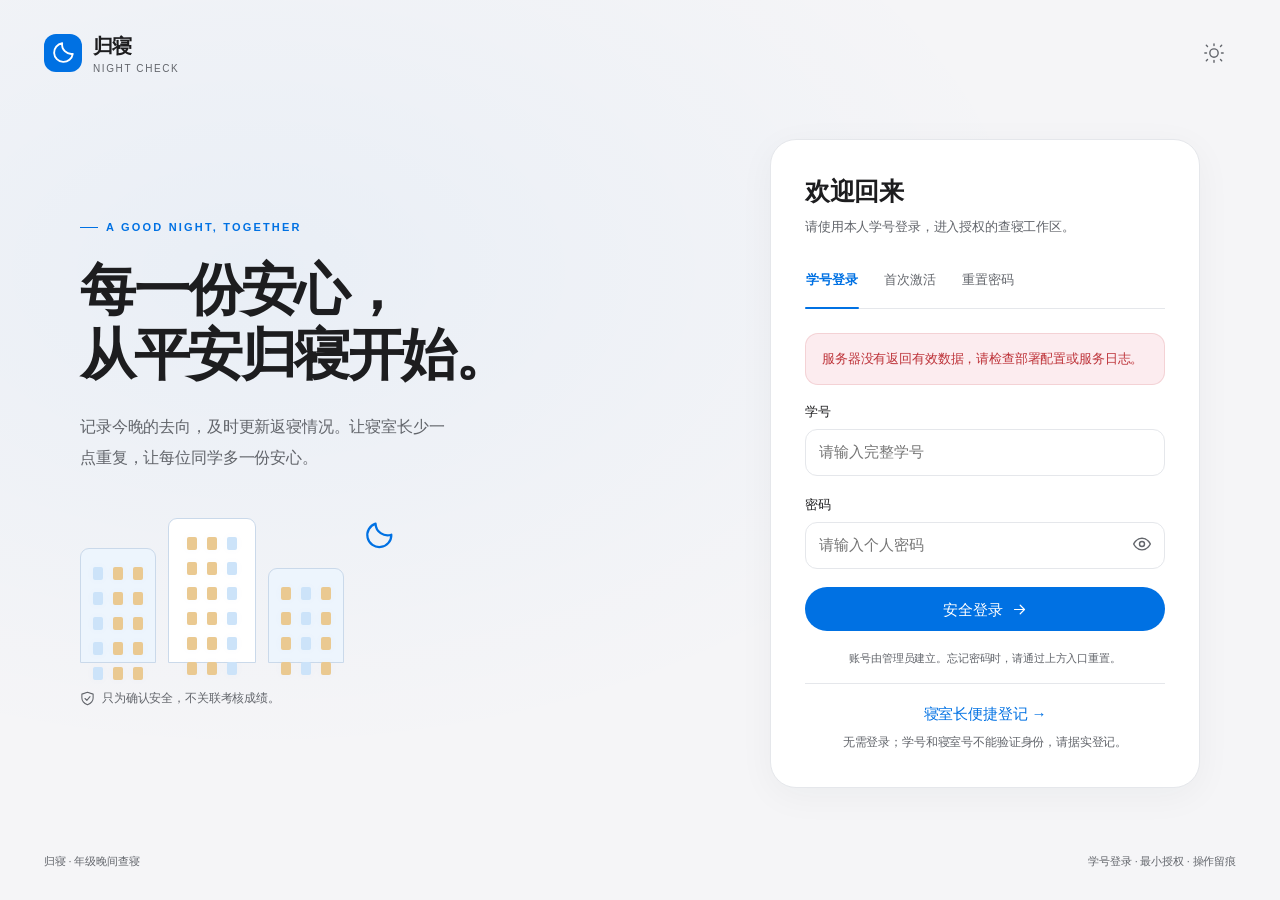
<file: public/index.html>
<!doctype html>
<html lang="zh-CN">
<head>
  <meta charset="utf-8">
  <meta name="viewport" content="width=device-width, initial-scale=1, viewport-fit=cover">
  <meta name="color-scheme" content="light dark">
  <meta name="theme-color" content="#f5f5f7">
  <meta name="description" content="归寝，年级晚间查寝与安全返寝登记。">
  <title>归寝 · 晚间查寝</title>
  <link rel="icon" href="data:image/svg+xml,%3Csvg xmlns='http://www.w3.org/2000/svg' viewBox='0 0 64 64'%3E%3Crect width='64' height='64' rx='17' fill='%230071e3'/%3E%3Cpath d='M44 38A19 19 0 0 1 26 16a20 20 0 1 0 24 25 18 18 0 0 1-6-3Z' fill='white'/%3E%3C/svg%3E">
  <link rel="stylesheet" href="assets/app.css">
  <link rel="stylesheet" href="assets/enhancements.css?v=20261101-grade1">
  <script src="assets/filing.js?v=20261031" defer></script>
  <script src="assets/app.js?v=20261101-grade1" defer></script>
</head>
<body>
  <a class="skip-link" href="#main">跳到主要内容</a>
  <div id="app" aria-busy="true">
    <div class="boot-screen"><span class="boot-mark">归</span><p>正在连接归寝…</p></div>
  </div>
  <footer class="filing-footer" aria-label="网站备案信息" hidden></footer>
  <div id="toasts" class="toast-stack" aria-live="polite" aria-atomic="false"></div>
  <dialog id="modal" class="modal"></dialog>
  <noscript><p class="noscript">请启用浏览器 JavaScript 以使用安全登录和查寝登记。</p></noscript>
</body>
</html>
</file>
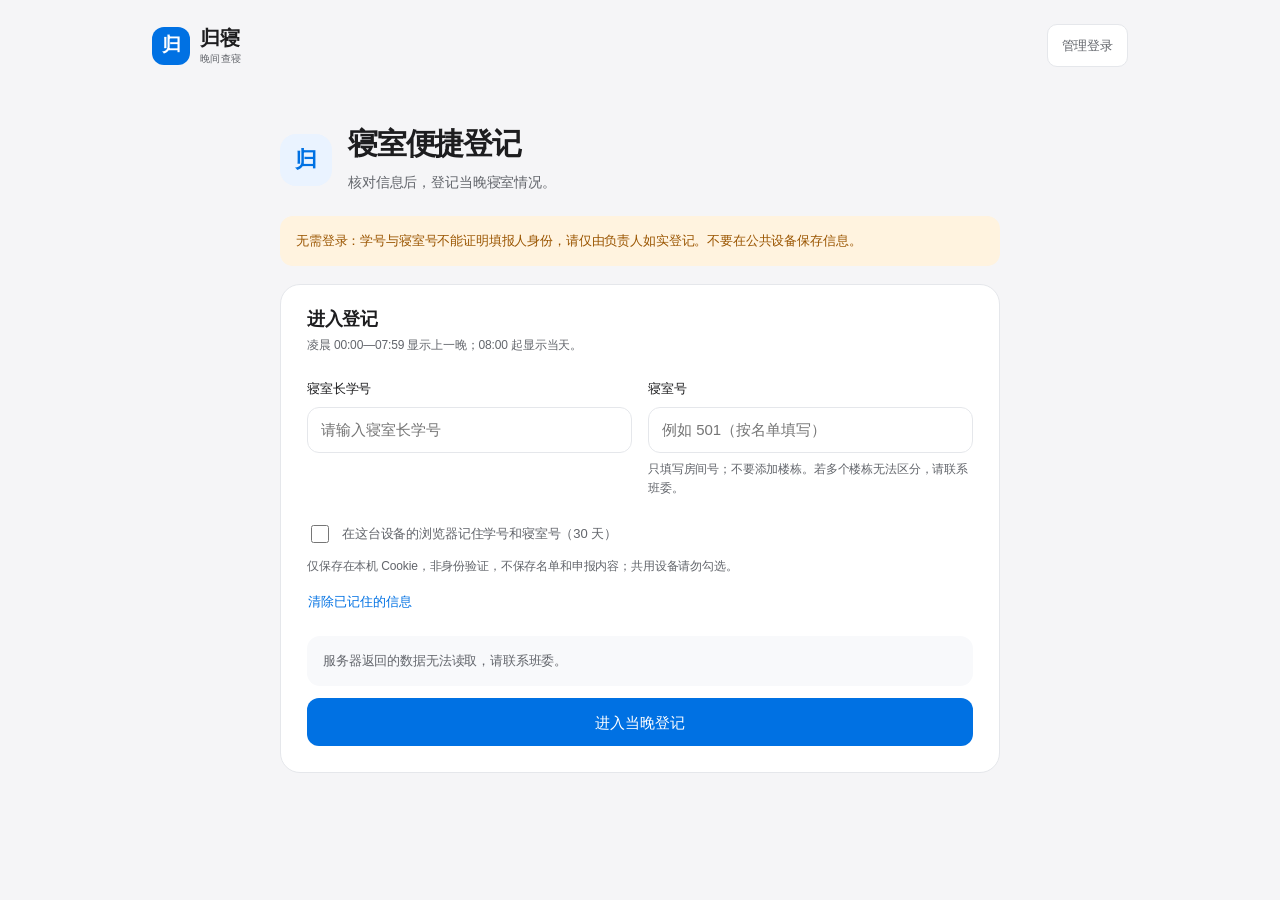
<file: public/quick.html>
<!doctype html>
<html lang="zh-CN">
<head>
  <meta charset="utf-8">
  <meta name="viewport" content="width=device-width, initial-scale=1, viewport-fit=cover">
  <meta name="color-scheme" content="light dark">
  <meta name="theme-color" content="#f5f5f7">
  <title>寝室便捷登记 · 归寝</title>
  <link rel="icon" href="data:image/svg+xml,%3Csvg xmlns='http://www.w3.org/2000/svg' viewBox='0 0 64 64'%3E%3Crect width='64' height='64' rx='17' fill='%230071e3'/%3E%3Cpath d='M44 38A19 19 0 0 1 26 16a20 20 0 1 0 24 25 18 18 0 0 1-6-3Z' fill='white'/%3E%3C/svg%3E">
  <link rel="stylesheet" href="assets/app.css">
  <link rel="stylesheet" href="assets/enhancements.css?v=20261101-grade1">
  <link rel="stylesheet" href="assets/quick.css?v=20261101-grade1">
  <script src="assets/filing.js?v=20261031" defer></script>
  <script src="assets/quick.js?v=20261101-grade1" defer></script>
</head>
<body>
  <header class="quick-header"><a class="quick-brand" href="./"><span class="quick-brand-icon" aria-hidden="true">归</span><span>归寝<small>晚间查寝</small></span></a><a class="quick-admin-link" href="./">管理登录</a></header>
  <main id="quick-app" class="quick-main" aria-live="polite">
    <div class="boot-screen"><span class="boot-mark">归</span><p>正在准备登记…</p></div>
  </main>
  <footer class="filing-footer" aria-label="网站备案信息" hidden></footer>
  <noscript><p class="noscript">请启用 JavaScript，以便进行寝室登记。</p></noscript>
</body>
</html>
</file>
<file: public/assets/app.css>
:root{color-scheme:light;--bg:#f5f5f7;--surface:#fff;--surface-soft:#f8f9fb;--surface-hover:#eff2f6;--text:#1d1d1f;--muted:#62656b;--faint:#767b84;--line:#e5e7eb;--blue:#0071e3;--blue-hover:#0064cb;--blue-soft:#eaf3ff;--green:#18794e;--green-soft:#e9f6ee;--orange:#9a5500;--orange-soft:#fff3df;--red:#bd3238;--red-soft:#fcecef;--purple:#7851a9;--purple-soft:#f1ebfb;--shadow:0 8px 36px rgba(25,35,55,.045);--radius:20px;--sidebar:248px;--font:-apple-system,BlinkMacSystemFont,"SF Pro Display","SF Pro Text","PingFang SC","Microsoft YaHei","Segoe UI",sans-serif}
html[data-theme=dark]{color-scheme:dark;--bg:#101113;--surface:#1c1d20;--surface-soft:#24262a;--surface-hover:#2b2e33;--text:#f5f5f7;--muted:#b4b6bc;--faint:#979ca6;--line:#34363d;--blue:#2997ff;--blue-hover:#5bb0ff;--blue-soft:#132c49;--green:#70d4a1;--green-soft:#17382a;--orange:#f1ba6b;--orange-soft:#3c2c16;--red:#ff9299;--red-soft:#452329;--purple:#c5a5f0;--purple-soft:#332644;--shadow:0 8px 36px rgba(0,0,0,.1)}
@media(prefers-color-scheme:dark){html:not([data-theme=light]){color-scheme:dark;--bg:#101113;--surface:#1c1d20;--surface-soft:#24262a;--surface-hover:#2b2e33;--text:#f5f5f7;--muted:#b4b6bc;--faint:#979ca6;--line:#34363d;--blue:#2997ff;--blue-hover:#5bb0ff;--blue-soft:#132c49;--green:#70d4a1;--green-soft:#17382a;--orange:#f1ba6b;--orange-soft:#3c2c16;--red:#ff9299;--red-soft:#452329;--purple:#c5a5f0;--purple-soft:#332644;--shadow:0 8px 36px rgba(0,0,0,.1)}}
*{box-sizing:border-box}body{margin:0;background:var(--bg);color:var(--text);font-family:var(--font);font-size:15px;line-height:1.65;letter-spacing:-.15px;-webkit-font-smoothing:antialiased}button,input,select,textarea{font:inherit}button,a,input,select,textarea{-webkit-tap-highlight-color:transparent}button,a{touch-action:manipulation}button{cursor:pointer}button:disabled{cursor:not-allowed;opacity:.5}a{color:var(--blue);text-decoration:none}a:hover{text-decoration:underline}button:focus-visible,a:focus-visible{outline:3px solid var(--blue);outline-offset:3px}input:focus,select:focus,textarea:focus{outline:none;border-color:var(--blue);box-shadow:0 0 0 3px color-mix(in srgb,var(--blue) 15%,transparent)}h1,h2,h3,p{margin-top:0}h1{font-size:34px;font-weight:650;line-height:1.25;letter-spacing:-1.2px;margin-bottom:12px}h2{font-size:21px;line-height:1.4;font-weight:650;letter-spacing:-.5px;margin-bottom:8px}h3{font-size:16px;line-height:1.5;font-weight:650;margin-bottom:6px}p{margin-bottom:14px}small{font-size:12px}svg{width:20px;height:20px;fill:none;stroke:currentColor;stroke-width:1.7;stroke-linecap:round;stroke-linejoin:round;flex-shrink:0}hr{border:0;border-top:1px solid var(--line);margin:24px 0}.muted{color:var(--muted)}.caption{font-size:12px;color:var(--muted)}.mono{font-variant-numeric:tabular-nums;font-feature-settings:"tnum";letter-spacing:0}.nowrap{white-space:nowrap}.hidden,[hidden]{display:none!important}.skip-link{position:fixed;top:-100px;left:16px;z-index:100;background:var(--surface);padding:12px 16px;border-radius:12px}.skip-link:focus{top:12px}.boot-screen{min-height:100vh;display:grid;align-content:center;justify-items:center;gap:16px;color:var(--muted)}.boot-mark{display:grid;place-items:center;background:var(--blue);width:60px;height:60px;border-radius:18px;font-size:30px;color:#fff}.noscript{padding:32px}.icon-button{width:44px;height:44px;border:0;border-radius:12px;display:inline-flex;align-items:center;justify-content:center;background:transparent;color:var(--muted)}.icon-button:hover{background:var(--surface-hover);color:var(--text)}.button{display:inline-flex;align-items:center;justify-content:center;gap:8px;min-height:44px;padding:10px 19px;border-radius:999px;border:1px solid transparent;background:var(--blue);color:#fff;font-weight:550;line-height:1.4;transition:background .18s ease,transform .18s ease;white-space:nowrap}.button:hover{background:var(--blue-hover);text-decoration:none}.button:active{transform:scale(.98)}.button.secondary{background:var(--surface);color:var(--text);border-color:var(--line)}.button.secondary:hover{background:var(--surface-hover)}.button.soft{background:var(--blue-soft);color:var(--blue)}.button.soft:hover{filter:brightness(.97)}.button.danger{background:var(--red-soft);color:var(--red)}.button.small{padding:8px 14px;min-height:40px;font-size:13px}.button.full{width:100%}.button svg{width:17px;height:17px}.text-button{min-height:44px;border:0;background:none;color:var(--blue);padding:8px 6px;font-weight:500}.text-button:hover{text-decoration:underline}.button-row{display:flex;align-items:center;gap:10px;flex-wrap:wrap}.button-row.end{justify-content:flex-end}.button-row.spread{justify-content:space-between}.field{display:flex;flex-direction:column;gap:7px;margin-bottom:18px;min-width:0}.field-label{font-size:13px;font-weight:550;color:var(--text)}.input,select,textarea{width:100%;min-height:46px;border:1px solid var(--line);border-radius:12px;background:var(--surface);color:var(--text);padding:10px 13px;transition:box-shadow .15s,border-color .15s}textarea{resize:vertical;min-height:100px}.input[readonly]{background:var(--surface-soft)}.form-grid{display:grid;grid-template-columns:1fr 1fr;gap:0 16px}.form-grid .wide{grid-column:1/-1}.checkbox{display:flex;align-items:flex-start;gap:10px;min-height:44px;padding:10px 0;font-size:13px;color:var(--muted)}.checkbox input{width:18px;height:18px;flex-shrink:0;accent-color:var(--blue);margin-top:2px}.error-box,.notice{padding:14px 16px;border-radius:13px;font-size:13px;margin:16px 0;line-height:1.7}.error-box{background:var(--red-soft);color:var(--red);border:1px solid color-mix(in srgb,var(--red) 14%,transparent)}.notice{background:var(--blue-soft);color:var(--blue)}.notice.neutral{background:var(--surface-soft);color:var(--muted)}.notice.warning{background:var(--orange-soft);color:var(--orange)}.notice p:last-child{margin-bottom:0}.inline-hint{font-size:12px;color:var(--muted);line-height:1.6}.tag{display:inline-flex;align-items:center;gap:5px;white-space:nowrap;padding:4px 9px;border-radius:999px;background:var(--surface-soft);color:var(--muted);font-size:12px;font-weight:500;line-height:1.5}.tag.green{background:var(--green-soft);color:var(--green)}.tag.orange{background:var(--orange-soft);color:var(--orange)}.tag.red{background:var(--red-soft);color:var(--red)}.tag.purple{background:var(--purple-soft);color:var(--purple)}.tag.blue{background:var(--blue-soft);color:var(--blue)}.dot{width:6px;height:6px;background:currentColor;border-radius:50%;display:inline-block}.empty-state{text-align:center;padding:60px 24px;color:var(--muted)}.empty-state svg{width:32px;height:32px;margin-bottom:14px;opacity:.6}.empty-state h3{color:var(--text);margin-bottom:8px}.empty-state p{font-size:13px;max-width:420px;margin:0 auto 18px}.spinner{width:18px;height:18px;border-radius:50%;border:2px solid currentColor;border-right-color:transparent;animation:spin .6s linear infinite;display:inline-block}@keyframes spin{to{transform:rotate(360deg)}}
.auth-page{min-height:100vh;padding:30px 44px;display:flex;flex-direction:column;background:radial-gradient(ellipse at 20% 30%,color-mix(in srgb,var(--blue) 5%,transparent),transparent 55%),var(--bg)}.auth-top{display:flex;align-items:center;justify-content:space-between}.brand{display:flex;gap:11px;align-items:center;color:var(--text);font-size:20px;font-weight:650;letter-spacing:-.6px}.brand-mark{width:38px;height:38px;display:grid;place-items:center;border-radius:12px;background:var(--blue);color:white}.brand-mark svg{width:25px;height:25px;stroke-width:1.8}.brand small{display:block;font-size:10px;font-weight:500;color:var(--muted);letter-spacing:1.6px;line-height:1.2}.auth-content{display:grid;grid-template-columns:minmax(300px,1fr) 430px;gap:80px;align-items:center;max-width:1120px;width:100%;margin:auto;padding:64px 0}.auth-story{max-width:560px}.eyebrow{text-transform:uppercase;letter-spacing:2.2px;font-size:11px;font-weight:650;color:var(--blue);display:flex;align-items:center;gap:8px;margin-bottom:22px}.eyebrow:before{content:"";display:inline-block;width:18px;height:1px;background:currentColor}.auth-story h1{font-size:56px;line-height:1.16;letter-spacing:-2.5px;margin-bottom:24px}.auth-story .lead{color:var(--muted);font-size:16px;max-width:380px;line-height:1.9}.night-illustration{margin:40px 0 12px;width:330px;height:150px;position:relative;display:flex;align-items:flex-end;gap:12px}.building-illustration{width:76px;height:115px;background:color-mix(in srgb,var(--blue) 7%,var(--surface));border:1px solid color-mix(in srgb,var(--blue) 12%,var(--line));border-radius:9px 9px 0 0;display:grid;grid-template-columns:repeat(3,10px);grid-auto-rows:13px;justify-content:center;align-content:start;gap:12px 10px;padding-top:18px}.building-illustration:nth-child(2){height:145px;width:88px;background:var(--surface)}.building-illustration:nth-child(3){height:95px}.window-light{border-radius:2px;background:color-mix(in srgb,var(--blue) 20%,var(--surface));box-shadow:0 0 10px color-mix(in srgb,var(--blue) 3%,transparent)}.window-light.on{background:#eac991}.moon-illustration{position:absolute;right:14px;top:6px;color:var(--blue);transform:rotate(-10deg)}.moon-illustration svg{width:32px;height:32px}.story-footnote{display:flex;align-items:center;gap:7px;font-size:12px;color:var(--muted);margin-top:26px}.story-footnote svg{width:15px;height:15px}.auth-card{padding:34px;border:1px solid var(--line);border-radius:26px;background:var(--surface);box-shadow:var(--shadow)}.auth-card h2{font-size:25px;margin-bottom:7px}.auth-card .intro{font-size:13px;color:var(--muted);margin-bottom:26px}.auth-tabs{display:flex;border-bottom:1px solid var(--line);margin:0 0 24px;gap:24px}.auth-tab{min-height:44px;border:0;background:none;padding:0 1px 12px;color:var(--muted);font-size:13px;position:relative}.auth-tab.active{color:var(--blue);font-weight:600}.auth-tab.active:after{content:"";height:2px;background:var(--blue);position:absolute;bottom:-1px;left:0;right:0;border-radius:2px}.auth-footer{font-size:11px;color:var(--muted);text-align:center;padding:18px 0 2px}.password-wrap{position:relative}.password-wrap .input{padding-right:48px}.password-wrap .icon-button{position:absolute;right:2px;top:1px;width:42px;height:42px}.auth-bottom{display:flex;align-items:center;justify-content:space-between;font-size:11px;color:var(--muted)}
.shell{min-height:100vh}.sidebar{width:var(--sidebar);position:fixed;left:0;top:0;bottom:0;border-right:1px solid var(--line);background:var(--surface);display:flex;flex-direction:column;padding:32px 20px 20px;z-index:25}.sidebar .brand{margin:0 12px 36px}.sidebar-section-label{font-size:10px;letter-spacing:1.5px;color:var(--faint);padding:0 14px;margin:0 0 10px;font-weight:600}.nav-list{display:flex;flex-direction:column;gap:4px}.nav-item{display:flex;align-items:center;gap:12px;min-height:46px;border:0;border-radius:11px;background:none;color:var(--muted);width:100%;text-align:left;padding:11px 14px;font-size:14px;font-weight:500}.nav-item svg{width:19px;height:19px}.nav-item:hover{background:var(--surface-soft);color:var(--text)}.nav-item.active{background:var(--blue-soft);color:var(--blue)}.sidebar-spacer{flex:1}.sidebar-note{margin:24px 12px;color:var(--muted);font-size:11px;line-height:1.8}.sidebar-note strong{display:block;color:var(--text);font-weight:500;margin-bottom:5px}.profile-button{border:1px solid var(--line);background:var(--surface);border-radius:14px;display:flex;align-items:center;gap:10px;width:100%;padding:12px;text-align:left;color:var(--text)}.avatar{width:34px;height:34px;border-radius:50%;background:var(--blue-soft);color:var(--blue);display:grid;place-items:center;font-size:13px;font-weight:650;flex-shrink:0}.profile-info{min-width:0;flex:1}.profile-info strong{font-size:13px;display:block;font-weight:600;overflow:hidden;text-overflow:ellipsis;white-space:nowrap}.profile-info span{display:block;font-size:10px;color:var(--muted)}.topbar{height:84px;margin-left:var(--sidebar);padding:0 40px;display:flex;align-items:center;justify-content:space-between;border-bottom:1px solid var(--line);background:color-mix(in srgb,var(--surface) 80%,transparent);backdrop-filter:blur(16px);-webkit-backdrop-filter:blur(16px)}.topbar-left{display:flex;align-items:center;gap:12px}.topbar-title{font-size:13px;font-weight:550}.topbar-right{display:flex;align-items:center;gap:12px}.clock-chip{font-size:12px;color:var(--muted);display:flex;align-items:center;gap:7px}.clock-chip svg{width:15px;height:15px}.mobile-menu{display:none}.content{margin-left:var(--sidebar);max-width:1600px;padding:38px 40px 56px}.page-header{display:flex;justify-content:space-between;gap:24px;align-items:flex-start;margin-bottom:28px}.page-header .subtitle{font-size:13px;color:var(--muted);margin-bottom:0;max-width:650px}.page-header h1{font-size:30px;letter-spacing:-1px;margin-bottom:10px}.page-kicker{font-size:10px;letter-spacing:1.7px;font-weight:600;color:var(--blue);margin-bottom:10px}.date-control{display:flex;align-items:center;gap:10px;white-space:nowrap}.date-control input{min-height:42px;max-width:158px;font-size:12px;padding:8px 12px;border-radius:10px}.date-control label{font-size:12px;color:var(--muted)}.hero-card{border:1px solid var(--line);background:var(--surface);border-radius:var(--radius);padding:28px 30px;display:flex;align-items:center;justify-content:space-between;gap:20px;margin-bottom:24px;box-shadow:var(--shadow)}.hero-text h2{font-size:22px;margin-bottom:6px}.hero-text p{font-size:13px;color:var(--muted);margin-bottom:0;max-width:650px}.hero-symbol{width:64px;height:64px;display:grid;place-items:center;border-radius:20px;background:var(--blue-soft);color:var(--blue);flex-shrink:0}.hero-symbol svg{width:29px;height:29px}.hero-side{display:flex;align-items:center;gap:22px}.count-display{text-align:right;font-size:34px;line-height:1.1;font-weight:650;letter-spacing:-1px}.count-display small{display:block;font-size:11px;font-weight:400;color:var(--muted);letter-spacing:0;margin-top:9px}.metric-grid{display:grid;grid-template-columns:repeat(5,minmax(0,1fr));gap:14px;margin-bottom:26px}.metric-card{background:var(--surface);border:1px solid var(--line);border-radius:17px;padding:20px;position:relative;box-shadow:var(--shadow)}.metric-label{font-size:12px;color:var(--muted);display:flex;align-items:center;justify-content:space-between;gap:6px}.metric-label svg{width:16px;height:16px;color:var(--faint)}.metric-number{font-size:32px;line-height:1.15;font-weight:650;letter-spacing:-1px;margin:13px 0 10px}.metric-note{font-size:10px;color:var(--muted)}.metric-card.green .metric-number{color:var(--green)}.metric-card.orange .metric-number{color:var(--orange)}.metric-card.red .metric-number{color:var(--red)}.panel{background:var(--surface);border:1px solid var(--line);border-radius:var(--radius);margin-bottom:24px;box-shadow:var(--shadow);overflow:hidden}.panel-header{padding:23px 26px;display:flex;align-items:center;justify-content:space-between;gap:16px}.panel-header h2{font-size:17px;margin:0}.panel-header p{font-size:11px;color:var(--muted);margin:4px 0 0}.panel-body{padding:0 26px 26px}.panel-body.padded{padding-top:22px}.panel-footer{padding:17px 26px;border-top:1px solid var(--line);font-size:11px;color:var(--muted);display:flex;align-items:center;gap:8px;justify-content:space-between}.panel-footer svg{width:14px;height:14px}.table-wrap{overflow:auto;width:100%}table{width:100%;border-collapse:collapse;text-align:left;font-size:12px}th{font-size:10px;font-weight:550;color:var(--muted);background:var(--surface-soft);padding:12px 20px;white-space:nowrap;letter-spacing:.3px}td{padding:17px 20px;border-top:1px solid var(--line);vertical-align:middle}td:first-child,th:first-child{padding-left:26px}td:last-child,th:last-child{padding-right:26px}.person-cell{display:flex;align-items:center;gap:10px}.person-cell strong{font-size:12px;font-weight:550;display:block}.person-cell span{font-size:10px;color:var(--muted);display:block}.person-cell .avatar{width:30px;height:30px;font-size:11px;background:var(--surface-soft);color:var(--muted)}.table-check{width:18px;height:18px;accent-color:var(--blue)}.table-input{min-width:170px;font-size:12px;min-height:40px;padding:8px 11px;border-radius:9px}.status-select{min-width:132px;font-size:12px;min-height:40px;border-radius:9px;padding:7px 10px}.table-actions{display:flex;gap:5px;align-items:center}.progress{height:5px;background:var(--surface-soft);border-radius:5px;overflow:hidden;width:90px;min-width:50px}.progress>span{display:block;height:100%;background:var(--blue);border-radius:5px}.progress-line{display:flex;align-items:center;gap:10px;font-size:10px;color:var(--muted)}.split-grid{display:grid;grid-template-columns:minmax(0,1.55fr) minmax(290px,1fr);gap:24px}.timeline{padding:4px 0 0}.timeline-item{display:flex;gap:13px;padding:13px 0;border-top:1px solid var(--line)}.timeline-item:first-child{border-top:0;padding-top:0}.timeline-mark{width:29px;height:29px;border-radius:50%;display:grid;place-items:center;background:var(--blue-soft);color:var(--blue);flex-shrink:0}.timeline-mark svg{width:14px;height:14px}.timeline-content{min-width:0;flex:1}.timeline-content strong{font-size:12px;font-weight:550;display:block}.timeline-content p{font-size:11px;color:var(--muted);margin:3px 0}.timeline-content time{font-size:10px;color:var(--faint)}.legend{display:flex;gap:15px;align-items:center;flex-wrap:wrap}.legend span{font-size:10px;color:var(--muted);display:flex;align-items:center;gap:5px}.legend .dot.green{color:var(--green)}.legend .dot.orange{color:var(--orange)}.filter-bar{padding:0 26px 20px;display:flex;gap:10px;flex-wrap:wrap;align-items:center}.filter-bar .input{flex:1;min-width:180px;max-width:340px;font-size:12px;min-height:41px}.filter-bar select{width:auto;min-width:140px;font-size:12px;min-height:41px}.section-tabs{display:flex;gap:5px;border-bottom:1px solid var(--line);padding:0 20px;overflow:auto}.section-tab{padding:13px 15px;min-height:47px;white-space:nowrap;border:0;border-bottom:2px solid transparent;background:none;color:var(--muted);font-size:12px}.section-tab.active{border-bottom-color:var(--blue);color:var(--blue);font-weight:600}.task-card{padding:25px 26px;border-bottom:1px solid var(--line)}.task-card:last-child{border-bottom:0}.task-title{display:flex;align-items:center;justify-content:space-between;gap:16px;margin-bottom:14px}.task-title h3{font-size:18px;margin:0}.task-meta{display:flex;align-items:center;gap:12px;flex-wrap:wrap;color:var(--muted);font-size:11px}.member-summary{display:flex;flex-wrap:wrap;gap:8px;margin:16px 0 18px}.member-pill{border:1px solid var(--line);background:var(--surface-soft);padding:7px 11px;border-radius:10px;font-size:11px}.member-pill .dot{margin-right:6px}.member-pill .dot.green{color:var(--green)}.member-pill .dot.orange{color:var(--orange)}.member-pill .dot.red{color:var(--red)}.mobile-mask{display:none}.form-card{max-width:680px;margin:0 auto}.settings-group{padding:24px 26px;border-bottom:1px solid var(--line)}.settings-group:last-child{border-bottom:0}.settings-group>p{font-size:12px;color:var(--muted)}.setting-row{display:flex;align-items:center;justify-content:space-between;gap:20px;padding:16px 0;border-top:1px solid var(--line)}.setting-row:first-of-type{border-top:0}.setting-row h3{font-size:13px;margin-bottom:3px}.setting-row p{font-size:11px;color:var(--muted);margin:0}.detail-list{display:grid;grid-template-columns:125px minmax(0,1fr);gap:12px 16px;font-size:12px}.detail-list dt{color:var(--muted)}.detail-list dd{margin:0;overflow-wrap:anywhere}.code-box{background:var(--surface-soft);border:1px solid var(--line);padding:18px;border-radius:12px;font-family:ui-monospace,SFMono-Regular,Consolas,monospace;font-size:13px;word-break:break-all;white-space:pre-wrap}.code-list{display:grid;grid-template-columns:1fr 1fr;gap:8px}.code-list code{padding:8px 12px;background:var(--surface-soft);border:1px solid var(--line);border-radius:9px;font-size:12px}.check-list{padding:0;list-style:none;margin:0}.check-list li{padding:12px 0;border-top:1px solid var(--line);display:flex;gap:10px;align-items:flex-start;font-size:12px}.check-list li:first-child{border-top:0}.check-list svg{width:16px;height:16px;color:var(--green);margin-top:2px}.footer-note{font-size:10px;color:var(--faint);text-align:center;padding:10px 0}.modal{padding:0;background:var(--surface);color:var(--text);border:1px solid var(--line);border-radius:23px;max-width:540px;width:calc(100% - 32px);max-height:calc(100dvh - 48px);box-shadow:0 24px 100px rgba(0,0,0,.2)}.modal.wide{max-width:860px}.modal::backdrop{background:rgba(12,17,29,.35);backdrop-filter:blur(5px);-webkit-backdrop-filter:blur(5px)}.modal-head{padding:25px 26px 16px;display:flex;justify-content:space-between;align-items:flex-start;gap:16px;position:sticky;top:0;background:var(--surface);z-index:1}.modal-head h2{font-size:22px;margin:0}.modal-head p{font-size:12px;color:var(--muted);margin:6px 0 0}.modal-head .icon-button{margin:-8px -10px 0 0}.modal-body{padding:4px 26px 26px}.modal-foot{display:flex;justify-content:flex-end;gap:10px;padding-top:20px}.modal-busy{pointer-events:none}.toast-stack{position:fixed;bottom:26px;right:26px;z-index:100;display:flex;flex-direction:column;gap:10px;max-width:380px;width:calc(100% - 36px)}.toast{padding:14px 17px;border-radius:14px;background:var(--surface);color:var(--text);border:1px solid var(--line);box-shadow:0 10px 40px rgba(0,0,0,.12);display:flex;gap:10px;align-items:flex-start;font-size:12px;animation:toastIn .2s ease}.toast svg{width:17px;height:17px;color:var(--green);margin-top:1px}.toast.error svg{color:var(--red)}@keyframes toastIn{from{opacity:0;transform:translateY(10px)}to{opacity:1;transform:translateY(0)}}
@media(min-width:1600px){.content{padding-left:56px;padding-right:56px}.topbar{padding-left:56px;padding-right:56px}}
@media(max-width:1180px){:root{--sidebar:220px}.sidebar{padding-left:14px;padding-right:14px}.content{padding:30px 26px 44px}.topbar{padding:0 26px}.metric-grid{gap:10px}.metric-card{padding:17px 15px}.metric-number{font-size:29px}.split-grid{grid-template-columns:1fr}.auth-content{gap:45px;grid-template-columns:minmax(270px,1fr) 410px}.auth-story h1{font-size:47px}}
@media(max-width:860px){.auth-page{padding:24px}.auth-content{grid-template-columns:1fr;gap:28px;max-width:440px;padding:36px 0}.auth-story{text-align:center}.auth-story h1{font-size:36px;letter-spacing:-1.4px;margin-bottom:15px}.auth-story .eyebrow{justify-content:center;margin-bottom:16px}.auth-story .lead{font-size:13px;margin:0 auto}.night-illustration,.story-footnote{display:none}.auth-card{padding:28px}.auth-bottom{justify-content:center;gap:14px;flex-wrap:wrap}.sidebar{transform:translateX(-100%);transition:transform .2s ease;box-shadow:var(--shadow);width:260px}.shell.menu-open .sidebar{transform:translateX(0)}.shell.menu-open .mobile-mask{display:block;position:fixed;inset:0;background:rgba(0,0,0,.28);z-index:24}.topbar{margin-left:0;height:68px;padding:0 20px}.content{margin-left:0;padding:28px 20px 40px}.mobile-menu{display:inline-flex}.topbar-left{gap:6px}.topbar-title{font-size:12px}.clock-chip{font-size:10px}.clock-chip svg{display:none}.topbar-right{gap:4px}.metric-grid{grid-template-columns:repeat(3,minmax(0,1fr))}.metric-card{padding:17px}.page-header{flex-wrap:wrap;gap:16px}.page-header h1{font-size:27px}.page-header .subtitle{font-size:12px}.hero-card{padding:22px}.hero-text h2{font-size:20px}.hero-text p{font-size:12px}.hero-symbol{display:none}.count-display{font-size:29px}.panel-header{padding:21px}.panel-body{padding-left:21px;padding-right:21px}.panel-footer{padding-left:21px;padding-right:21px}.task-card{padding:22px}.filter-bar{padding-left:21px;padding-right:21px}}
@media(max-width:520px){body{font-size:14px}.auth-page{padding:20px}.auth-card{padding:24px;border-radius:22px}.auth-story h1{font-size:32px}.auth-content{padding:28px 0}.brand{font-size:18px}.brand-mark{width:34px;height:34px}.auth-bottom{font-size:10px}.topbar{padding:0 12px}.topbar-title{max-width:120px;white-space:nowrap;overflow:hidden;text-overflow:ellipsis}.clock-chip{display:none}.content{padding:25px 16px 36px}.page-header h1{font-size:26px}.page-header{margin-bottom:23px}.date-control{width:100%;justify-content:space-between}.date-control input{max-width:175px}.hero-card{padding:21px;align-items:flex-start}.hero-side{gap:0}.hero-text h2{font-size:19px}.hero-text p{max-width:240px}.count-display{font-size:26px;min-width:52px}.count-display small{font-size:9px}.metric-grid{grid-template-columns:repeat(2,minmax(0,1fr));gap:10px;margin-bottom:20px}.metric-card{padding:17px}.metric-card:last-child{grid-column:1/-1;display:flex;align-items:center;justify-content:space-between;gap:12px}.metric-card:last-child .metric-number{margin:0;font-size:26px;order:2}.metric-card:last-child .metric-note{display:none}.metric-number{font-size:29px}.metric-label{font-size:11px}.metric-note{font-size:9px}.panel{border-radius:17px;margin-bottom:20px}.panel-header{padding:19px 18px;align-items:flex-start;gap:12px}.panel-header h2{font-size:16px}.panel-header .button{font-size:11px;padding:8px 12px}.panel-body{padding-left:18px;padding-right:18px;padding-bottom:20px}.panel-footer{padding:14px 18px;align-items:flex-start;font-size:10px}.filter-bar{padding-left:18px;padding-right:18px}.form-grid{grid-template-columns:1fr;gap:0}.form-grid .wide{grid-column:auto}.task-title{align-items:flex-start}.task-title h3{font-size:17px}.task-card{padding:20px 18px}.task-meta{gap:8px;font-size:10px}.task-card .button-row .button{font-size:11px;padding:10px 13px}.member-pill{font-size:10px;padding:6px 9px}.modal-head{padding:23px 21px 16px}.modal-head h2{font-size:20px}.modal-body{padding:4px 21px 23px}.modal-foot{gap:8px}.modal-foot .button{padding:10px 16px;font-size:12px}.settings-group{padding:21px 18px}.setting-row{gap:12px}.detail-list{grid-template-columns:90px 1fr;font-size:11px;gap:12px}.code-list{grid-template-columns:1fr}.toast-stack{bottom:18px;right:18px}.button-row.end{justify-content:flex-start}.section-tabs{padding-left:8px;padding-right:8px}.section-tab{padding:12px;font-size:11px}td,th{padding-left:14px;padding-right:14px}td:first-child,th:first-child{padding-left:18px}td:last-child,th:last-child{padding-right:18px}.panel-header .legend{display:none}.setting-row .button{font-size:11px;padding:9px 13px}.metric-grid+.split-grid{gap:0}}
@media(prefers-reduced-motion:reduce){*,*:before,*:after{animation:none!important;transition:none!important;scroll-behavior:auto!important}}
</file>
<file: public/assets/enhancements.css>
/* Keep status meaning on labeled icons; values remain readable in neutral ink. */
.metric-card .metric-number,.metric-card.green .metric-number,.metric-card.orange .metric-number,.metric-card.red .metric-number,.count-display{color:var(--text);font-family:inherit;font-variant-numeric:proportional-nums}
.metric-card.green .metric-label svg{color:var(--green)}
.metric-card.orange .metric-label svg{color:var(--orange)}
.metric-card.red .metric-label svg{color:var(--red)}
.event-data{max-width:100%;max-height:22rem;overflow:auto;white-space:pre-wrap;overflow-wrap:anywhere;padding:14px;border:1px solid var(--line);border-radius:12px;background:var(--surface-soft);color:var(--text);font-size:12px;line-height:1.6}
.timeline-content details{margin-top:8px}
.timeline-content summary{cursor:pointer;color:var(--muted)}
.table-wrap .field{margin-top:10px}
.table-wrap input[type=datetime-local]{min-width:180px;max-width:100%;font-size:12px}
.table-wrap .field-label{font-size:11px;color:var(--muted)}
@media(forced-colors:active){.tag,.member-pill,.notice,.metric-card{border:1px solid CanvasText}.dot{border:1px solid CanvasText}}
@media print{.tag,.member-pill,.metric-card{border:1px solid currentColor}.event-data{max-height:none;overflow:visible}}
.date-control{flex-wrap:wrap}
.filing-footer{display:flex;align-items:center;justify-content:center;flex-wrap:wrap;gap:10px 20px;padding:22px 16px;color:var(--muted);font-size:12px;text-align:center}
.filing-footer[hidden]{display:none}
.filing-footer a{display:inline-flex;align-items:center;gap:5px;color:var(--muted);overflow-wrap:anywhere}
.filing-footer img{width:20px;height:20px;object-fit:contain;flex-shrink:0}
.quick-entry-link{text-align:center;border-top:1px solid var(--line);padding-top:18px;margin-top:8px}
.quick-entry-link p{margin:6px 0 0}

/* Keep refresh and date actions aligned with the surrounding controls. */
.sync-button{display:inline-flex;align-items:center;justify-content:center;gap:7px;min-height:40px;padding:8px 13px;border:1px solid var(--line);border-radius:10px;background:var(--surface);color:var(--text);font-size:12px;font-weight:550;white-space:nowrap}
.sync-button svg{width:16px;height:16px}.sync-button:hover{background:var(--surface-hover)}.sync-button:focus-visible{outline:3px solid var(--blue);outline-offset:3px}
.date-control{align-items:center;justify-content:flex-end;gap:8px}.date-control input{min-height:40px}.date-control .button{border-radius:10px;min-height:40px;white-space:nowrap}
@media(max-width:520px){.date-control{justify-content:flex-start}.date-control label{flex-basis:100%}.date-control input{flex:1;min-width:0;max-width:none}.date-control .button{flex:none}.sync-button{padding:8px 10px}.sync-button svg{width:15px;height:15px}}
@media(min-width:861px){.date-control{flex:0 0 auto;flex-wrap:nowrap}}
@media(min-width:861px) and (max-width:1100px){.page-header{flex-wrap:wrap}}
.page-controls{display:flex;align-items:flex-end;justify-content:flex-end;gap:12px;flex-wrap:wrap}.class-filter{display:flex;align-items:center;gap:8px;color:var(--muted);font-size:12px;white-space:nowrap}.class-filter select{width:auto;min-width:145px;min-height:40px;font-size:12px;border-radius:10px}
@media(max-width:860px){.page-controls{width:100%;justify-content:flex-start}}
@media(max-width:520px){.class-filter{width:100%}.class-filter span{width:64px}.class-filter select{flex:1;min-width:0}.page-controls{gap:12px}}
</file>
<file: public/assets/quick.css>
/* A compact, readable check-in flow that shares the main app's theme tokens. */
.quick-header{display:flex;justify-content:space-between;align-items:center;gap:16px;max-width:1040px;margin:auto;padding:24px 32px}
.quick-brand{display:inline-flex;align-items:center;gap:10px;color:var(--text);font-size:20px;font-weight:650;line-height:1.2;letter-spacing:-.4px}
.quick-brand:hover{text-decoration:none}.quick-brand small{display:block;color:var(--muted);font-size:10px;font-weight:500;letter-spacing:.4px;margin-top:3px}
.quick-brand-icon{display:grid;place-items:center;width:38px;height:38px;border-radius:12px;background:var(--blue);color:#fff;font-size:19px}
.quick-admin-link{color:var(--muted);font-size:13px;font-weight:550;padding:10px 14px;border:1px solid var(--line);border-radius:10px;background:var(--surface)}
.quick-admin-link:hover{color:var(--text);background:var(--surface-hover);text-decoration:none}
.quick-main{width:min(100% - 32px,720px);margin:34px auto 54px;min-height:calc(100vh - 220px)}
.quick-main h1{font-size:30px;line-height:1.25;margin:0 0 8px}.quick-subtitle{color:var(--muted);font-size:14px;margin:0}
.quick-heading{display:flex;align-items:center;gap:16px;margin:0 0 22px}.quick-heading-mark{display:grid;place-items:center;flex:none;width:52px;height:52px;border-radius:16px;background:var(--blue-soft);color:var(--blue);font-size:22px;font-weight:650}
.quick-task-header{padding-bottom:4px}.quick-overline{color:var(--blue);font-size:12px;font-weight:650;margin:0 0 7px}
.quick-main>.notice.warning{margin:0 0 18px}.quick-task-header .notice.warning{margin:18px 0 0}
.quick-main .panel{box-shadow:none;border-radius:20px}.quick-main .panel-header{padding:22px 26px 0}.quick-main .panel-header h2{font-size:18px}.quick-main .panel-header p{font-size:12px;line-height:1.65}
.quick-main .panel-body{padding-top:22px}.quick-entry-fields{display:grid;grid-template-columns:1fr 1fr;gap:16px}.quick-entry-fields .field{margin-bottom:4px}
.quick-entry-form .checkbox{margin-top:10px}.quick-entry-form>.inline-hint{margin:0}.quick-inline{display:flex;gap:10px;flex-wrap:wrap;align-items:center;margin:8px 0 16px}.quick-inline .button{padding-left:0;padding-right:0;min-height:36px;background:transparent}.quick-inline .button:hover{background:transparent;text-decoration:underline}
.quick-entry-form>.button.full{border-radius:12px;min-height:48px}
.quick-meta{display:flex;gap:8px;flex-wrap:wrap;margin:18px 0 0}.quick-meta span{background:var(--surface);border:1px solid var(--line);padding:6px 10px;border-radius:9px;font-size:12px;color:var(--muted)}
.quick-actions{display:flex;flex-wrap:wrap;gap:10px;margin:18px 0 20px}.quick-actions .button{border-radius:11px;min-height:42px}
.quick-feedback:empty{display:none}.quick-feedback:not(:empty){margin:12px 0}.quick-feedback .notice,.quick-feedback .error-box{margin:0}
.quick-bulk{display:flex;align-items:center;justify-content:space-between;gap:16px;padding:16px 18px;background:var(--blue-soft);border-radius:14px;margin-bottom:8px}
.quick-bulk strong{display:block;font-size:14px}.quick-bulk p{color:var(--muted);font-size:12px;margin:3px 0 0}.quick-bulk .button{border-radius:10px;flex:none;background:var(--surface);border-color:var(--line);color:var(--blue)}
.quick-member{display:grid;grid-template-columns:minmax(120px,1fr) minmax(220px,1.4fr);gap:10px 20px;padding:21px 0;border-bottom:1px solid var(--line)}
.quick-member-head{display:flex;justify-content:space-between;align-items:center;gap:12px;min-width:0}.quick-member h3{font-size:16px;margin:0;overflow-wrap:anywhere}.quick-member .field{margin:0}.quick-member>.field~.field,.quick-member>.quick-details,.quick-member>.inline-hint{grid-column:2}
.quick-member .button{grid-column:2;justify-self:start;margin:0;border-radius:10px}.quick-member select{min-height:44px}.quick-member .tag{white-space:normal;text-align:right}
.quick-details{font-size:13px}.quick-details summary{cursor:pointer;color:var(--blue);padding:6px 0}.quick-details[open]{padding:0 12px 12px;border:1px solid var(--line);border-radius:12px}.quick-details .field{margin-top:12px}
.quick-submit{display:flex;align-items:center;justify-content:space-between;gap:16px;margin-top:18px}.quick-submit .checkbox{margin:0}.quick-submit .button{border-radius:11px;min-height:46px}
@media(max-width:600px){
  .quick-header{padding:18px 16px}.quick-main{margin:22px auto 40px}.quick-main h1{font-size:26px}.quick-heading{align-items:flex-start;gap:13px;margin-bottom:18px}.quick-heading-mark{width:44px;height:44px;border-radius:14px;font-size:19px}
  .quick-entry-fields{grid-template-columns:1fr;gap:14px}.quick-main .panel-header{padding:20px 18px 0}.quick-main .panel-body{padding:20px 18px 22px}
  .quick-actions .button{flex:1 1 0;min-width:120px}.quick-bulk{padding:14px;gap:12px}.quick-bulk p{max-width:200px}.quick-bulk .button{padding:8px 12px;font-size:13px}
  .quick-member{grid-template-columns:1fr;gap:10px;padding:18px 0}.quick-member>.field~.field,.quick-member>.quick-details,.quick-member>.inline-hint,.quick-member .button{grid-column:1}.quick-member .button{width:100%}
  .quick-submit{align-items:stretch;flex-direction:column;gap:8px}.quick-submit .button{width:100%}
}
@media(max-width:350px){.quick-bulk{align-items:flex-start;flex-direction:column}.quick-actions .button{flex-basis:100%}}
.quick-class{display:block;margin-top:3px;color:var(--muted);font-size:12px}
</file>
